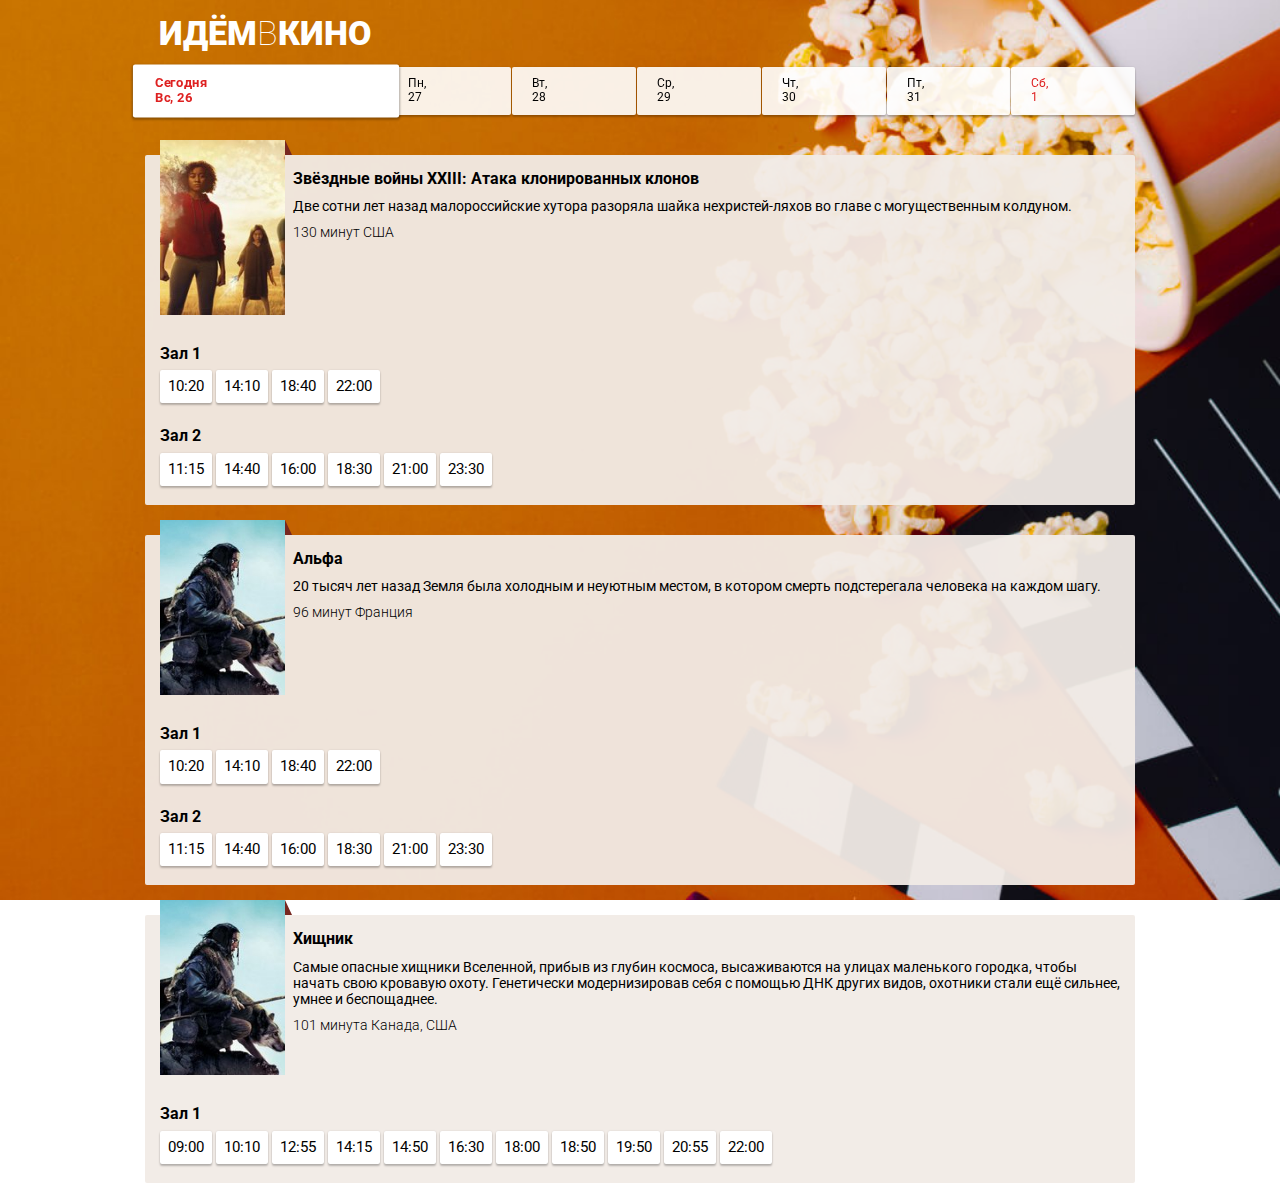
<file: index.html>
<!DOCTYPE html>
<html lang="ru">

<head>
  <meta charset="UTF-8">
  <meta name="viewport" content="width=device-width, initial-scale=1.0">
  <meta http-equiv="X-UA-Compatible" content="ie=edge">
  <title>ИдёмВКино</title>
  <script src="js/index.js" defer></script>
  <link rel="stylesheet" href="css/normalize.css">
  <link rel="stylesheet" href="css/styles.css">
  <link rel="stylesheet" href="css/bootstrap-grid.css">
  <link rel="stylesheet" href="css/bootstrap-grid.min.css">
  <link rel="stylesheet" href="css/bootstrap-grid.rtl.css">
  <link rel="stylesheet" href="css/bootstrap-grid.rtl.min.css">
  <link href="https://fonts.googleapis.com/css?family=Roboto:100,300,400,500,700,900&amp;subset=cyrillic,cyrillic-ext,latin-ext" rel="stylesheet">
</head>

<body>
  <header class="page-header">
    <h1 class="page-header__title">Идём<span>в</span>кино</h1>
  </header>
  
  <nav class="page-nav">
    <a class="page-nav__day page-nav__day_today" href="#">
      <span class="page-nav__day-week">Пн</span><span class="page-nav__day-number">31</span>
    </a>
    <a class="page-nav__day" href="#">
      <span class="page-nav__day-week">Вт</span><span class="page-nav__day-number">1</span>
    </a>
    <a class="page-nav__day page-nav__day_chosen" href="#">
      <span class="page-nav__day-week">Ср</span><span class="page-nav__day-number">2</span>
    </a>
    <a class="page-nav__day" href="#">
      <span class="page-nav__day-week">Чт</span><span class="page-nav__day-number">3</span>
    </a>
    <a class="page-nav__day" href="#">
      <span class="page-nav__day-week">Пт</span><span class="page-nav__day-number">4</span>
    </a>
    <a class="page-nav__day" href="#">
      <span class="page-nav__day-week">Сб</span><span class="page-nav__day-number">5</span>
    </a>
    <a class="page-nav__day" href="#">
      <span class="page-nav__day-week">вс</span><span class="page-nav__day-number">6</span>
    </a>
  </nav>
  
  <main>
    <section class="movie">
      <div class="movie__info row">
        <div class="movie__poster col-sm-12 col-md-6">
          <img class="movie__poster-image" alt="Звёздные войны постер" src="i/poster1.jpg">
        </div>
        <div class="movie__description col-sm-12 col-md-6">
          <h2 class="movie__title">Звёздные войны XXIII: Атака клонированных клонов</h2>
          <p class="movie__synopsis">Две сотни лет назад малороссийские хутора разоряла шайка нехристей-ляхов во главе с могущественным колдуном.</p>
          <p class="movie__data">
            <span class="movie__data-duration">130 минут</span>
            <span class="movie__data-origin">США</span>
          </p>
        </div>
      </div>  
      
      <div class="movie-seances__hall">
        <h3 class="movie-seances__hall-title">Зал 1</h3>
        <ul class="movie-seances__list">
          <li class="movie-seances__time-block"><a class="movie-seances__time" href="hall.html">10:20</a></li>
          <li class="movie-seances__time-block"><a class="movie-seances__time" href="hall.html">14:10</a></li>
          <li class="movie-seances__time-block"><a class="movie-seances__time" href="hall.html">18:40</a></li>
          <li class="movie-seances__time-block"><a class="movie-seances__time" href="hall.html">22:00</a></li>
        </ul>
      </div>
      <div class="movie-seances__hall">
        <h3 class="movie-seances__hall-title">Зал 2</h3>
        <ul class="movie-seances__list">
          <li class="movie-seances__time-block"><a class="movie-seances__time" href="hall.html">11:15</a></li>
          <li class="movie-seances__time-block"><a class="movie-seances__time" href="hall.html">14:40</a></li>
          <li class="movie-seances__time-block"><a class="movie-seances__time" href="hall.html">16:00</a></li>
          <li class="movie-seances__time-block"><a class="movie-seances__time" href="hall.html">18:30</a></li>
          <li class="movie-seances__time-block"><a class="movie-seances__time" href="hall.html">21:00</a></li>
          <li class="movie-seances__time-block"><a class="movie-seances__time" href="hall.html">23:30</a></li>     
        </ul>
      </div>      
    </section>

    <section class="movie">
      <div class="movie__info row">      
        <div class="movie__poster col-sm-12 col-md-6">
          <img class="movie__poster-image" alt="Альфа постер" src="i/poster2.jpg">
        </div>
        <div class="movie__description col-sm-12 col-md-6">        
          <h2 class="movie__title">Альфа</h2>
          <p class="movie__synopsis">20 тысяч лет назад Земля была холодным и неуютным местом, в котором смерть подстерегала человека на каждом шагу.</p>
          <p class="movie__data">
            <span class="movie__data-duration">96 минут</span>
            <span class="movie__data-origin">Франция</span>
          </p>
        </div>    
      </div>  
      <div class="movie-seances__hall">
        <h3 class="movie-seances__hall-title">Зал 1</h3>
        <ul class="movie-seances__list">
          <li class="movie-seances__time-block"><a class="movie-seances__time" href="hall.html">10:20</a></li>
          <li class="movie-seances__time-block"><a class="movie-seances__time" href="hall.html">14:10</a></li>
          <li class="movie-seances__time-block"><a class="movie-seances__time" href="hall.html">18:40</a></li>
          <li class="movie-seances__time-block"><a class="movie-seances__time" href="hall.html">22:00</a></li>
        </ul>
      </div>
      <div class="movie-seances__hall">
        <h3 class="movie-seances__hall-title">Зал 2</h3>
        <ul class="movie-seances__list">
          <li class="movie-seances__time-block"><a class="movie-seances__time" href="hall.html">11:15</a></li>
          <li class="movie-seances__time-block"><a class="movie-seances__time" href="hall.html">14:40</a></li>
          <li class="movie-seances__time-block"><a class="movie-seances__time" href="hall.html">16:00</a></li>
          <li class="movie-seances__time-block"><a class="movie-seances__time" href="hall.html">18:30</a></li>
          <li class="movie-seances__time-block"><a class="movie-seances__time" href="hall.html">21:00</a></li>
          <li class="movie-seances__time-block"><a class="movie-seances__time" href="hall.html">23:30</a></li>     
        </ul>
      </div>      
    </section>   
    
    <section class="movie">
      <div class="movie__info row">      
        <div class="movie__poster col-sm-12 col-md-6">
          <img class="movie__poster-image" alt="Хищник постер" src="i/poster2.jpg">
        </div>
        <div class="movie__description col-sm-12 col-md-6">        
          <h2 class="movie__title">Хищник</h2>
          <p class="movie__synopsis">Самые опасные хищники Вселенной, прибыв из глубин космоса, высаживаются на улицах маленького городка, чтобы начать свою кровавую охоту. Генетически модернизировав себя с помощью ДНК других видов, охотники стали ещё сильнее, умнее и беспощаднее.</p>
          <p class="movie__data">
            <span class="movie__data-duration">101 минута</span>
            <span class="movie__data-origin">Канада, США</span>
          </p>
        </div>    
      </div>  
      <div class="movie-seances__hall">
        <h3 class="movie-seances__hall-title">Зал 1</h3>
        <ul class="movie-seances__list">
          <li class="movie-seances__time-block"><a class="movie-seances__time" href="hall.html">09:00</a></li>
          <li class="movie-seances__time-block"><a class="movie-seances__time" href="hall.html">10:10</a></li>
          <li class="movie-seances__time-block"><a class="movie-seances__time" href="hall.html">12:55</a></li>
          <li class="movie-seances__time-block"><a class="movie-seances__time" href="hall.html">14:15</a></li>
          <li class="movie-seances__time-block"><a class="movie-seances__time" href="hall.html">14:50</a></li>
          <li class="movie-seances__time-block"><a class="movie-seances__time" href="hall.html">16:30</a></li>
          <li class="movie-seances__time-block"><a class="movie-seances__time" href="hall.html">18:00</a></li>
          <li class="movie-seances__time-block"><a class="movie-seances__time" href="hall.html">18:50</a></li>
          <li class="movie-seances__time-block"><a class="movie-seances__time" href="hall.html">19:50</a></li>
          <li class="movie-seances__time-block"><a class="movie-seances__time" href="hall.html">20:55</a></li>
          <li class="movie-seances__time-block"><a class="movie-seances__time" href="hall.html">22:00</a></li>
        </ul>
      </div>     
    </section>     
  </main>
  
</body>
</html>
</file>
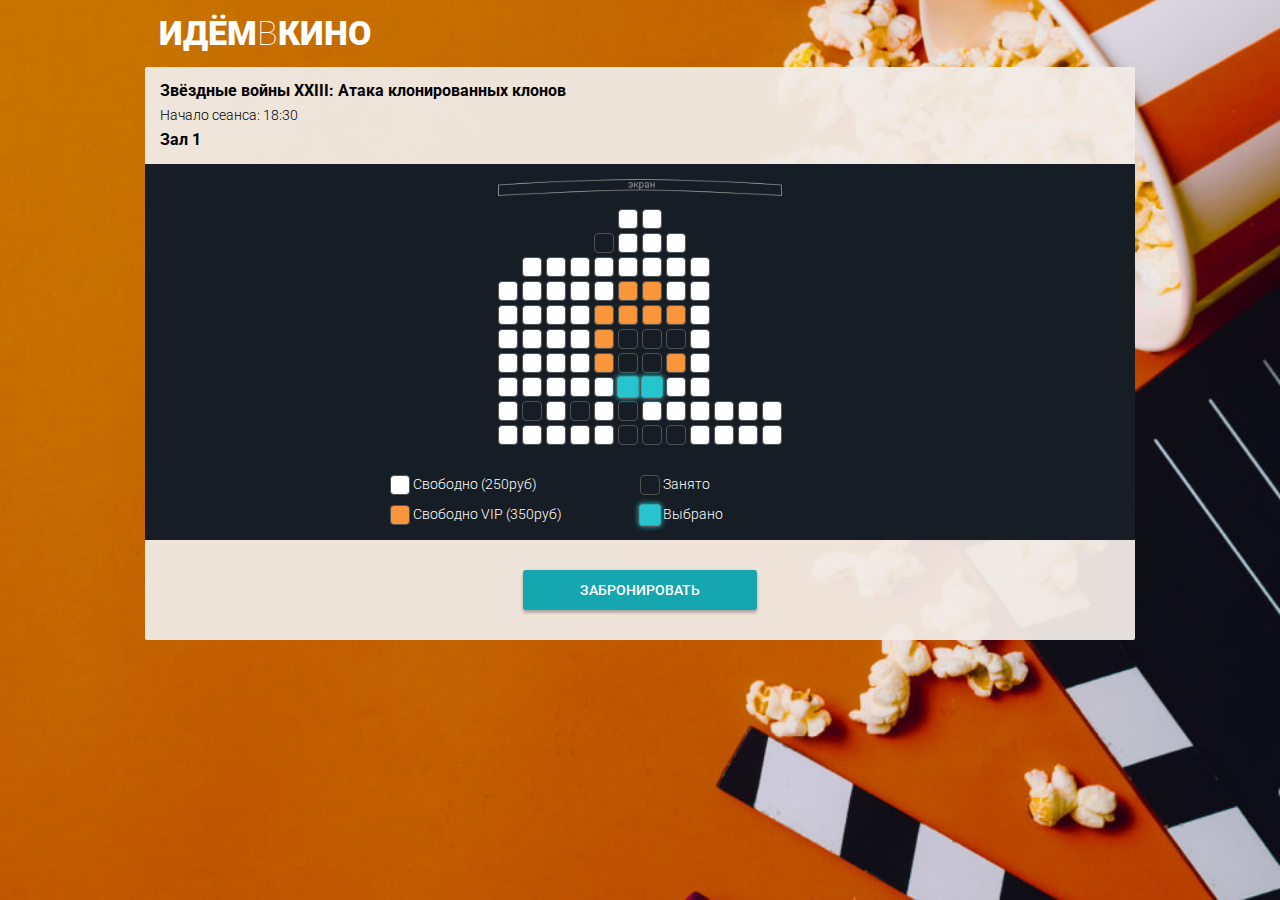
<file: hall.html>
<!DOCTYPE html>
<html lang="ru">

<head>
  <meta charset="UTF-8">
  <meta name="viewport" content="width=device-width, initial-scale=1.0">
  <meta http-equiv="X-UA-Compatible" content="ie=edge">
  <title>ИдёмВКино</title>
  <script src="js/index.js" defer></script>
  <script src="js/hall.js" defer></script>
  <link rel="stylesheet" href="css/normalize.css">
  <link rel="stylesheet" href="css/styles.css">
  <link rel="stylesheet" href="css/bootstrap-grid.css">
  <link rel="stylesheet" href="css/bootstrap-grid.min.css">
  <link rel="stylesheet" href="css/bootstrap-grid.rtl.css">
  <link rel="stylesheet" href="css/bootstrap-grid.rtl.min.css">
  <link href="https://fonts.googleapis.com/css?family=Roboto:100,300,400,500,700,900&amp;subset=cyrillic,cyrillic-ext,latin-ext" rel="stylesheet">
</head>

<body>
  <header class="page-header">
    <h1 class="page-header__title"><a class="page-header__title" href="index.html" style="text-decoration: none;">Идём<span>в</span>кино</a></h1>
  </header>
  
  <main>
    <section class="buying">
      <div class="buying__info">
        <div class="buying__info-description">
          <h2 class="buying__info-title">Звёздные войны XXIII: Атака клонированных клонов</h2>
          <p class="buying__info-start">Начало сеанса: 18:30</p>
          <p class="buying__info-hall">Зал 1</p>          
        </div>
        <div class="buying__info-hint">
          <p>Тапните дважды,<br>чтобы увеличить</p>
        </div>
      </div>
      <div class="conf-step">
        <div class="conf-step__wrapper">
          <div class="conf-step__row">
            <span class="conf-step__chair conf-step__chair_disabled"></span><span class="conf-step__chair conf-step__chair_disabled"></span>
            <span class="conf-step__chair conf-step__chair_disabled"></span><span class="conf-step__chair conf-step__chair_disabled"></span>
              <span class="conf-step__chair conf-step__chair_disabled"></span><span class="conf-step__chair conf-step__chair_standart"></span>
              <span class="conf-step__chair conf-step__chair_standart"></span><span class="conf-step__chair conf-step__chair_disabled"></span>
              <span class="conf-step__chair conf-step__chair_disabled"></span><span class="conf-step__chair conf-step__chair_disabled"></span>
            <span class="conf-step__chair conf-step__chair_disabled"></span><span class="conf-step__chair conf-step__chair_disabled"></span>
            </div>  

            <div class="conf-step__row">
              <span class="conf-step__chair conf-step__chair_disabled"></span><span class="conf-step__chair conf-step__chair_disabled"></span>
              <span class="conf-step__chair conf-step__chair_disabled"></span><span class="conf-step__chair conf-step__chair_disabled"></span>
              <span class="conf-step__chair conf-step__chair_taken"></span><span class="conf-step__chair conf-step__chair_standart"></span>
              <span class="conf-step__chair conf-step__chair_standart"></span><span class="conf-step__chair conf-step__chair_standart"></span>
              <span class="conf-step__chair conf-step__chair_disabled"></span><span class="conf-step__chair conf-step__chair_disabled"></span>
              <span class="conf-step__chair conf-step__chair_disabled"></span><span class="conf-step__chair conf-step__chair_disabled"></span>
            </div>  

            <div class="conf-step__row">
              <span class="conf-step__chair conf-step__chair_disabled"></span><span class="conf-step__chair conf-step__chair_standart"></span>
              <span class="conf-step__chair conf-step__chair_standart"></span><span class="conf-step__chair conf-step__chair_standart"></span>
              <span class="conf-step__chair conf-step__chair_standart"></span><span class="conf-step__chair conf-step__chair_standart"></span>
              <span class="conf-step__chair conf-step__chair_standart"></span><span class="conf-step__chair conf-step__chair_standart"></span>
              <span class="conf-step__chair conf-step__chair_standart"></span><span class="conf-step__chair conf-step__chair_disabled"></span>
              <span class="conf-step__chair conf-step__chair_disabled"></span><span class="conf-step__chair conf-step__chair_disabled"></span>
            </div>  

            <div class="conf-step__row">
              <span class="conf-step__chair conf-step__chair_standart"></span><span class="conf-step__chair conf-step__chair_standart"></span>
              <span class="conf-step__chair conf-step__chair_standart"></span><span class="conf-step__chair conf-step__chair_standart"></span>
              <span class="conf-step__chair conf-step__chair_standart"></span><span class="conf-step__chair conf-step__chair_vip"></span>
              <span class="conf-step__chair conf-step__chair_vip"></span><span class="conf-step__chair conf-step__chair_standart"></span>
              <span class="conf-step__chair conf-step__chair_standart"></span><span class="conf-step__chair conf-step__chair_disabled"></span>
              <span class="conf-step__chair conf-step__chair_disabled"></span><span class="conf-step__chair conf-step__chair_disabled"></span>
            </div>  

            <div class="conf-step__row">
              <span class="conf-step__chair conf-step__chair_standart"></span><span class="conf-step__chair conf-step__chair_standart"></span>
              <span class="conf-step__chair conf-step__chair_standart"></span><span class="conf-step__chair conf-step__chair_standart"></span>
              <span class="conf-step__chair conf-step__chair_vip"></span><span class="conf-step__chair conf-step__chair_vip"></span>
              <span class="conf-step__chair conf-step__chair_vip"></span><span class="conf-step__chair conf-step__chair_vip"></span>
              <span class="conf-step__chair conf-step__chair_standart"></span><span class="conf-step__chair conf-step__chair_disabled"></span>
              <span class="conf-step__chair conf-step__chair_disabled"></span><span class="conf-step__chair conf-step__chair_disabled"></span>
            </div>  

            <div class="conf-step__row">
              <span class="conf-step__chair conf-step__chair_standart"></span><span class="conf-step__chair conf-step__chair_standart"></span>
              <span class="conf-step__chair conf-step__chair_standart"></span><span class="conf-step__chair conf-step__chair_standart"></span>
              <span class="conf-step__chair conf-step__chair_vip"></span><span class="conf-step__chair conf-step__chair_taken"></span>
              <span class="conf-step__chair conf-step__chair_taken"></span><span class="conf-step__chair conf-step__chair_taken"></span>
              <span class="conf-step__chair conf-step__chair_standart"></span><span class="conf-step__chair conf-step__chair_disabled"></span>
              <span class="conf-step__chair conf-step__chair_disabled"></span><span class="conf-step__chair conf-step__chair_disabled"></span>
            </div>  

            <div class="conf-step__row">
              <span class="conf-step__chair conf-step__chair_standart"></span><span class="conf-step__chair conf-step__chair_standart"></span>
              <span class="conf-step__chair conf-step__chair_standart"></span><span class="conf-step__chair conf-step__chair_standart"></span>
              <span class="conf-step__chair conf-step__chair_vip"></span><span class="conf-step__chair conf-step__chair_taken"></span>
              <span class="conf-step__chair conf-step__chair_taken"></span><span class="conf-step__chair conf-step__chair_vip"></span>
              <span class="conf-step__chair conf-step__chair_standart"></span><span class="conf-step__chair conf-step__chair_disabled"></span>
              <span class="conf-step__chair conf-step__chair_disabled"></span><span class="conf-step__chair conf-step__chair_disabled"></span>
            </div>  

            <div class="conf-step__row">
              <span class="conf-step__chair conf-step__chair_standart"></span><span class="conf-step__chair conf-step__chair_standart"></span>
              <span class="conf-step__chair conf-step__chair_standart"></span><span class="conf-step__chair conf-step__chair_standart"></span>
              <span class="conf-step__chair conf-step__chair_standart"></span><span class="conf-step__chair conf-step__chair_selected"></span>
              <span class="conf-step__chair conf-step__chair_selected"></span><span class="conf-step__chair conf-step__chair_standart"></span>
              <span class="conf-step__chair conf-step__chair_standart"></span><span class="conf-step__chair conf-step__chair_disabled"></span>
              <span class="conf-step__chair conf-step__chair_disabled"></span><span class="conf-step__chair conf-step__chair_disabled"></span>
            </div>  

            <div class="conf-step__row">
              <span class="conf-step__chair conf-step__chair_standart"></span><span class="conf-step__chair conf-step__chair_taken"></span>
              <span class="conf-step__chair conf-step__chair_standart"></span><span class="conf-step__chair conf-step__chair_taken"></span>
              <span class="conf-step__chair conf-step__chair_standart"></span><span class="conf-step__chair conf-step__chair_taken"></span>
              <span class="conf-step__chair conf-step__chair_standart"></span><span class="conf-step__chair conf-step__chair_standart"></span>
              <span class="conf-step__chair conf-step__chair_standart"></span><span class="conf-step__chair conf-step__chair_standart"></span>
              <span class="conf-step__chair conf-step__chair_standart"></span><span class="conf-step__chair conf-step__chair_standart"></span>
            </div>  

            <div class="conf-step__row">
              <span class="conf-step__chair conf-step__chair_standart"></span><span class="conf-step__chair conf-step__chair_standart"></span>
              <span class="conf-step__chair conf-step__chair_standart"></span><span class="conf-step__chair conf-step__chair_standart"></span>
              <span class="conf-step__chair conf-step__chair_standart"></span><span class="conf-step__chair conf-step__chair_taken"></span>
              <span class="conf-step__chair conf-step__chair_taken"></span><span class="conf-step__chair conf-step__chair_taken"></span>
              <span class="conf-step__chair conf-step__chair_standart"></span><span class="conf-step__chair conf-step__chair_standart"></span>
              <span class="conf-step__chair conf-step__chair_standart"></span><span class="conf-step__chair conf-step__chair_standart"></span>
            </div>

        </div>
        <div class="conf-step__legend">
          <div class="col">
            <p class="conf-step__legend-price"><span class="conf-step__chair conf-step__chair_standart"></span> Свободно (<span class="conf-step__legend-value price-standart">250</span>руб)</p>
            <p class="conf-step__legend-price"><span class="conf-step__chair conf-step__chair_vip"></span> Свободно VIP (<span class="conf-step__legend-value price-vip">350</span>руб)</p>            
          </div>
          <div class="col">
            <p class="conf-step__legend-price"><span class="conf-step__chair conf-step__chair_taken"></span> Занято</p>
            <p class="conf-step__legend-price"><span class="conf-step__chair conf-step__chair_selected"></span> Выбрано</p>                    
          </div>
        </div>
      </div>
      <button class="acceptin-button"  >Забронировать</button>
    </section>     
  </main>
</body>
</html>
</file>
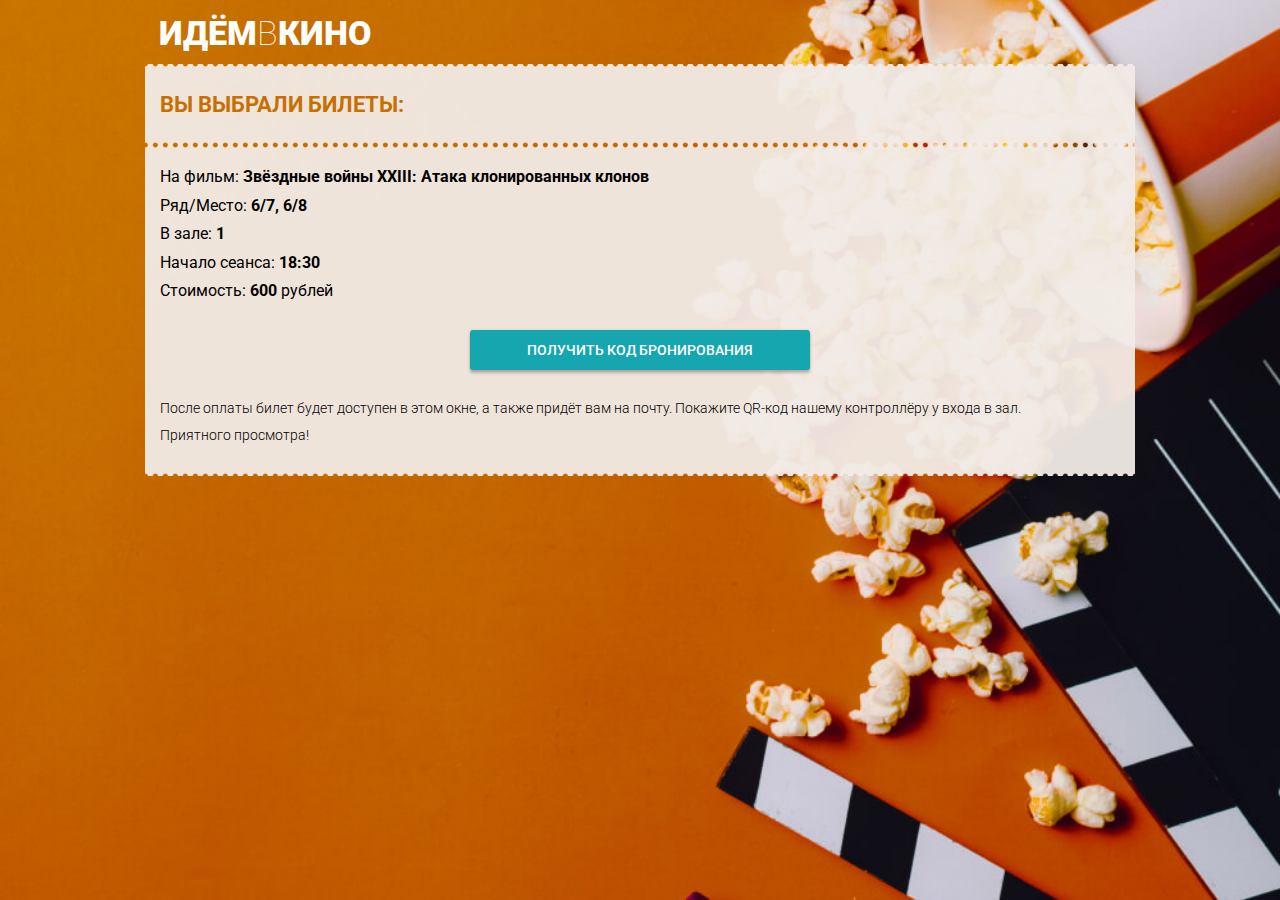
<file: payment.html>
<!DOCTYPE html>
<html lang="ru">

<head>
  <meta charset="UTF-8">
  <meta name="viewport" content="width=device-width, initial-scale=1.0">
  <meta http-equiv="X-UA-Compatible" content="ie=edge">
  <title>ИдёмВКино</title>
  <script src="js/payment.js" defer></script>
  <link rel="stylesheet" href="css/normalize.css">
  <link rel="stylesheet" href="css/styles.css">
  <link rel="stylesheet" href="css/bootstrap-grid.css">
  <link rel="stylesheet" href="css/bootstrap-grid.min.css">
  <link rel="stylesheet" href="css/bootstrap-grid.rtl.css">
  <link rel="stylesheet" href="css/bootstrap-grid.rtl.min.css">
  <link href="https://fonts.googleapis.com/css?family=Roboto:100,300,400,500,700,900&amp;subset=cyrillic,cyrillic-ext,latin-ext" rel="stylesheet">
</head>

<body>
  <header class="page-header">
    <h1 class="page-header__title"><a class="page-header__title" href="index.html" style="text-decoration: none;">Идём<span>в</span>кино</a></h1>
  </header>
  
  <main>
    <section class="ticket">
      
      <header class="tichet__check">
        <h2 class="ticket__check-title">Вы выбрали билеты:</h2>
      </header>
      
      <div class="ticket__info-wrapper">
        <p class="ticket__info">На фильм: <span class="ticket__details ticket__title">Звёздные войны XXIII: Атака клонированных клонов</span></p>
        <p class="ticket__info">Ряд/Место: <span class="ticket__details ticket__chairs">6/7, 6/8</span></p>
        <p class="ticket__info">В зале: <span class="ticket__details ticket__hall">1</span></p>
        <p class="ticket__info">Начало сеанса: <span class="ticket__details ticket__start">18:30</span></p>
        <p class="ticket__info">Стоимость: <span class="ticket__details ticket__cost">600</span> рублей</p>

        <button class="acceptin-button" onclick="location.href='ticket.html'" >Получить код бронирования</button>

        <p class="ticket__hint">После оплаты билет будет доступен в этом окне, а также придёт вам на почту. Покажите QR-код нашему контроллёру у входа в зал.</p>
        <p class="ticket__hint">Приятного просмотра!</p>
      </div>
    </section>     
  </main>
  
</body>
</html>
</file>
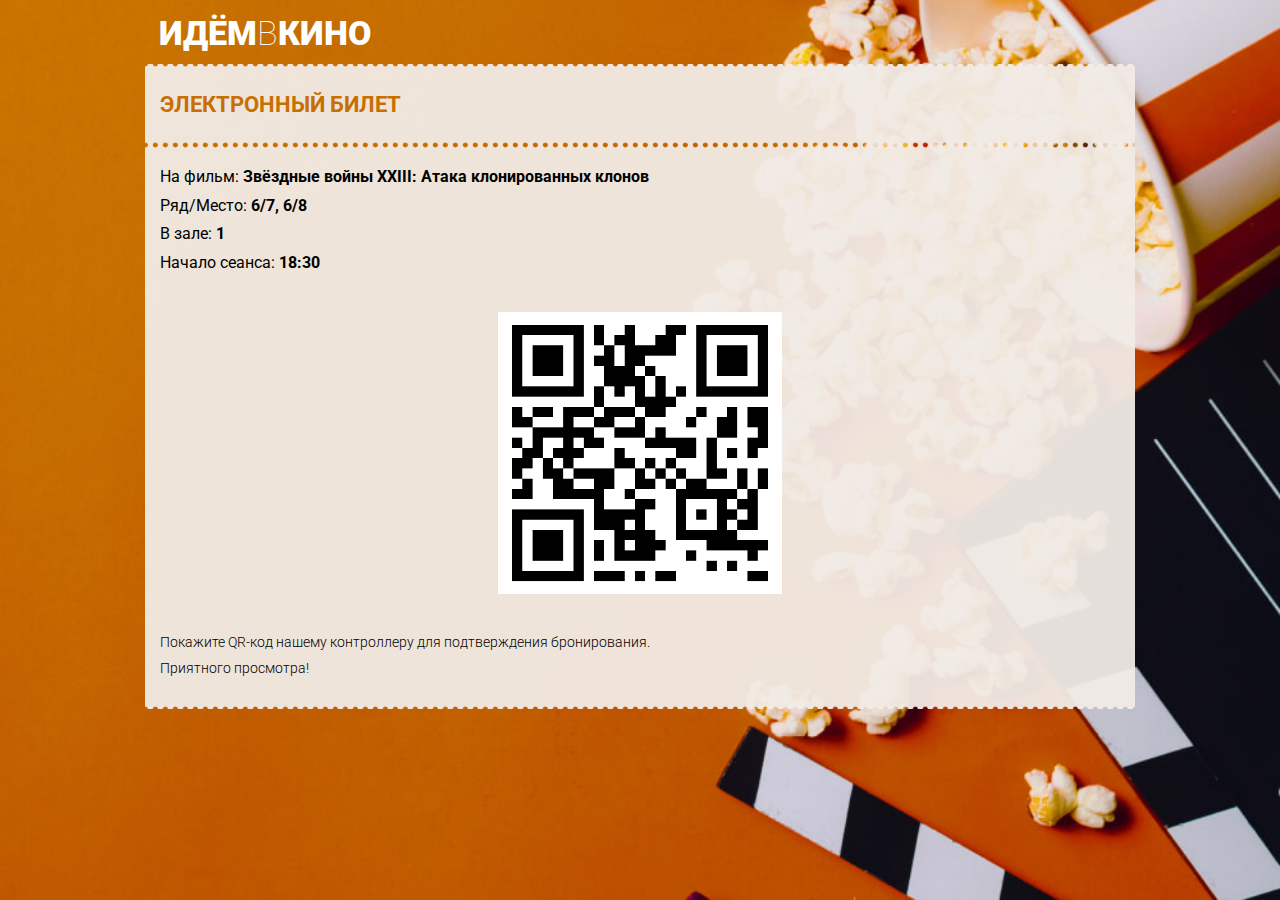
<file: ticket.html>
<!DOCTYPE html>
<html lang="ru">

<head>
  <meta charset="UTF-8">
  <meta name="viewport" content="width=device-width, initial-scale=1.0">
  <meta http-equiv="X-UA-Compatible" content="ie=edge">
  <title>ИдёмВКино</title>
  <script src="js/QRCreator.js" defer></script>
  <script src="js/ticket.js" defer></script>
  <link rel="stylesheet" href="css/normalize.css">
  <link rel="stylesheet" href="css/styles.css">
  <link rel="stylesheet" href="css/bootstrap-grid.css">
  <link rel="stylesheet" href="css/bootstrap-grid.min.css">
  <link rel="stylesheet" href="css/bootstrap-grid.rtl.css">
  <link rel="stylesheet" href="css/bootstrap-grid.rtl.min.css">
  <link href="https://fonts.googleapis.com/css?family=Roboto:100,300,400,500,700,900&amp;subset=cyrillic,cyrillic-ext,latin-ext" rel="stylesheet">
</head>

<body>
  <header class="page-header">
    <h1 class="page-header__title"><a class="page-header__title" href="index.html" style="text-decoration: none;">Идём<span>в</span>кино</a></h1>
  </header>
  
  <main>
    <section class="ticket">
      
      <header class="tichet__check">
        <h2 class="ticket__check-title">Электронный билет</h2>
      </header>
      
      <div class="ticket__info-wrapper">
        <p class="ticket__info">На фильм: <span class="ticket__details ticket__title">Звёздные войны XXIII: Атака клонированных клонов</span></p>
        <p class="ticket__info">Ряд/Место: <span class="ticket__details ticket__chairs">6/7, 6/8</span></p>
        <p class="ticket__info">В зале: <span class="ticket__details ticket__hall">1</span></p>
        <p class="ticket__info">Начало сеанса: <span class="ticket__details ticket__start">18:30</span></p>

        <img class="ticket__info-qr" src="i/qr-code.png">

        <p class="ticket__hint">Покажите QR-код нашему контроллеру для подтверждения бронирования.</p>
        <p class="ticket__hint">Приятного просмотра!</p>
      </div>
    </section>     
  </main>
  
</body>
</html>
</file>
<file: css/styles.css>
@charset "UTF-8";
* {
  margin: 0;
  padding: 0;
  box-sizing: border-box;
}

html {
  font-family: "Roboto", sans-serif;
  font-size: 62.5%;
}

body {
  background-image: url("../i/background.jpg");
  background-size: cover;
  background-attachment: fixed;
  background-position: right;
}

.page-header {
  padding: 1.4rem;
}

.page-header__title {
  margin: 0;
  font-weight: 900;
  font-size: 3.4rem;
  color: #FFFFFF;
  text-transform: uppercase;
}
.page-header__title span {
  font-weight: 100;
}

/* ~~~~~~~~~~~~ Главная ~~~~~~~~~~~~ */
.page-nav {
  position: sticky;
  top: 2px;
  padding-bottom: 1rem;
  display: flex;
  flex-wrap: nowrap;
  align-items: stretch;
  color: #000000;
  z-index: 10;
}
.page-nav .page-nav__day {
  flex-basis: calc(100% / 8);
  font-size: 1.2rem;
  padding: 1rem;
  background: rgba(255, 255, 255, 0.9);
  box-shadow: 0px 2px 2px rgba(0, 0, 0, 0.24), 0px 0px 2px rgba(0, 0, 0, 0.12);
  border-radius: 2px;
  text-decoration: none;
  color: #000000;
}
.page-nav .page-nav__day + .page-nav__day {
  margin-left: 1px;
}
.page-nav .page-nav__day .page-nav__day-week::after {
  content: ',';
}
.page-nav .page-nav__day .page-nav__day-number::before {
  content: ' ';
}
.page-nav .page-nav__day .page-nav__day-week, .page-nav .page-nav__day .page-nav__day-number {
  display: block;
}
.page-nav .page-nav__day_chosen {
  flex-grow: 1;
  background-color: #FFFFFF;
  font-weight: 700;
  transform: scale(1.1);
}
.page-nav .page-nav__day_weekend {
  color: #DE2121;
}
.page-nav .page-nav__day_next {
  text-align: center;
}
.page-nav .page-nav__day_next::before {
  content: '>';
  font-family: monospace;
  font-weight: 700;
  font-size: 2.4rem;
}
.page-nav .page-nav__day_today .page-nav__day-week::before {
  content: 'Сегодня';
  display: block;
}
.page-nav .page-nav__day_today .page-nav__day-week, .page-nav .page-nav__day_today .page-nav__day-number {
  display: inline;
}

.movie {
  position: relative;
  padding: 1.5rem;
  margin-top: 3rem;
  background: rgba(241, 235, 230, 0.95);
  color: #000000;
}
.movie .movie__info {
  display: flex;
}
.movie .movie__poster {
  position: relative;
  width: 12.5rem;
  height: 17.5rem;
 
}
.movie .movie__poster .movie__poster-image {
  position: relative;
  top: -3rem;
  width: 12.5rem;
  height: 17.5rem;
}
.movie .movie__poster::after {
  content: '';
  display: block;
  position: absolute;
  right: -1.46rem;
  top: -3rem;
  border: 1.5rem solid transparent;
  border-bottom: 0 solid transparent;
  border-right: 0 solid transparent;
  border-left: 0.7rem solid #772720;
}
.movie .movie__description {
  flex-grow: 1;
  padding-left: 1.5rem;
}
.movie .movie__title {
  font-weight: 700;
  font-size: 1.6rem;
}
.movie .movie__synopsis {
  font-size: 1.4rem;
  margin-top: 1rem;
}
.movie .movie__data {
  font-size: 1.4rem;
  font-weight: 300;
  margin-top: 1rem;
}
.movie .movie-seances__hall + .movie-seances__hall {
  margin-top: 2rem;
}
.movie .movie-seances__hall .movie-seances__hall-title {
  font-weight: 700;
  font-size: 1.6rem;
}
.movie .movie-seances__hall .movie-seances__list {
  margin-top: 0.7rem;
  font-size: 0;
}
.movie .movie-seances__hall .movie-seances__time-block {
  display: inline-block;
  margin-bottom: 4px;
}
.movie .movie-seances__hall .movie-seances__time-block:nth-last-of-type(n + 1) {
  margin-right: 4px;
}
.movie .movie-seances__hall .movie-seances__time {
  display: block;
  padding: 8px;
  box-shadow: 0px 2px 2px rgba(0, 0, 0, 0.24), 0px 0px 2px rgba(0, 0, 0, 0.12);
  border-radius: 2px;
  background-color: #FFFFFF;
  color: #000000;
  text-decoration: none;
  font-size: 1.5rem;
}

/* ~~~~~~~~~~~~ Кинозал ~~~~~~~~~~~~ */
.acceptin-button {
  display: block;
  margin: 3rem auto 0;
  box-shadow: 0px 3px 3px rgba(0, 0, 0, 0.24), 0px 0px 3px rgba(0, 0, 0, 0.12);
  border-radius: 3px;
  border: none;
  padding: 12px 57px;
  text-transform: uppercase;
  font-weight: 500;
  font-size: 1.4rem;
  background-color: #16A6AF;
  color: #FFFFFF;
}

.buying {
  background-color: rgba(241, 235, 230, 0.95);
  padding-bottom: 3rem;
}

.buying__info {
  display: flex;
  align-items: center;
  justify-content: space-between;
  padding: 1.5rem;
}
.buying__info .buying__info-description {
  padding-right: 1.5rem;
}
.buying__info .buying__info-title, .buying__info .buying__info-hall {
  font-size: 1.6rem;
  font-weight: 700;
}
.buying__info .buying__info-start {
  font-size: 1.4rem;
  font-weight: 300;
  margin: 0.7rem 0;
}
.buying__info .buying__info-hint {
  position: relative;
  font-weight: 300;
  font-size: 1.4rem;
  text-align: center;
}
.buying__info .buying__info-hint p {
  position: relative;
  width: 10rem;
}
.buying__info .buying__info-hint p::before {
  content: '';
  position: absolute;
  left: -1rem;
  top: calc(50% - 1.6rem);
  display: block;
  width: 2.4rem;
  height: 3.2rem;
  background-image: url(../i/hint.png);
  background-size: 2.4rem 3.2rem;
}

.conf-step {
  text-align: center;
  background-color: #171D24;
  padding: 1.5rem 2rem 1.5rem;
}

.conf-step__wrapper {
  font-size: 0;
  display: inline-block;
  background-image: url(../i/screen.png);
  background-position: top;
  background-repeat: no-repeat;
  background-size: 100%;
  padding-top: 3rem;
}
.conf-step__wrapper::before {
  content: '';
}

.conf-step__row + .conf-step__row {
  margin-top: 4px;
}

.conf-step__chair {
  display: inline-block;
  vertical-align: middle;
  width: 2rem;
  height: 2rem;
  border: 1px solid #525252;
  box-sizing: border-box;
  border-radius: 4px;
}
.conf-step__chair:not(:first-of-type) {
  margin-left: 4px;
}

.conf-step__chair_disabled {
  opacity: 0;
}

.conf-step__chair_standart {
  background-color: #FFFFFF;
}

.conf-step__chair_vip {
  background-color: #F9953A;
}

.conf-step__chair_taken {
  background-color: transparent;
}

.conf-step__chair_selected {
  background-color: #25C4CE;
  box-shadow: 0px 0px 4px #16A6AF;
  transform: scale(1.2);
}

.conf-step__legend {
  padding-top: 3rem;
  font-size: 1.4rem;
  font-weight: 300;
  color: #FFFFFF;
  display: flex;
  flex-wrap: nowrap;
  text-align: left;
}
.conf-step__legend .col {
  max-width: 25rem;
}
.conf-step__legend .col:first-of-type {
  padding-right: 1.5rem;
  margin-left: auto;
}
.conf-step__legend .col:last-of-type {
  margin-right: auto;
}
.conf-step__legend .conf-step__legend-price + .conf-step__legend-price {
  margin-top: 1rem;
}

/* ~~~~~~~~~~~~ Билет ~~~~~~~~~~~~ */
.tichet__check, .ticket__info-wrapper {
  padding-left: 1.5rem;
  padding-right: 1.5rem;
  background-color: rgba(241, 235, 230, 0.95);
}

.tichet__check {
  position: relative;
  padding-top: 2.5rem;
  padding-bottom: 2.5rem;
}
.tichet__check::before {
  content: '';
  display: block;
  position: absolute;
  top: -3px;
  left: 0;
  right: 0;
  height: 3px;
  background-image: url(../i/border-top.png);
  background-size: 10px 3px;
}
.tichet__check::after {
  content: '';
  display: block;
  position: absolute;
  bottom: -3px;
  left: 0;
  right: 0;
  height: 3px;
  background-image: url(../i/border-bottom.png);
  background-size: 10px 3px;
}

.ticket__info-wrapper {
  position: relative;
  margin-top: 6px;
  padding-top: 2rem;
  padding-bottom: 3rem;
}
.ticket__info-wrapper::before {
  content: '';
  display: block;
  position: absolute;
  top: -3px;
  left: 0;
  right: 0;
  height: 3px;
  background-image: url(../i/border-top.png);
  background-size: 10px 3px;
}
.ticket__info-wrapper::after {
  content: '';
  display: block;
  position: absolute;
  bottom: -3px;
  left: 0;
  right: 0;
  height: 3px;
  background-image: url(../i/border-bottom.png);
  background-size: 10px 3px;
}

.ticket__check-title {
  font-weight: 700;
  font-size: 2.2rem;
  text-transform: uppercase;
  color: #C76F00;
}

.ticket__info {
  font-size: 1.6rem;
  color: #000000;
}
.ticket__info + .ticket__info {
  margin-top: 1rem;
}

.ticket__details {
  font-weight: 700;
}

.ticket__hint {
  font-weight: 300;
  font-size: 1.4rem;
  margin-top: 3rem;
}
.ticket__hint + .ticket__hint {
  margin-top: 1rem;
}

.ticket__info-qr {
  display: flex;
  margin: 3rem auto 0;
  width: 31.7%;
  padding: 10px;
  justify-content: center;
  align-items: center;
}

@media screen and (min-width: 479px) {
  .page-nav .page-nav__day {
    padding: 1rem 2rem;
  }
}
@media screen and (min-width: 990px) {
  .page-header, nav, main {
    width: 990px;
    margin: auto;
  }

  .movie, .buying {
    border-radius: 2px;
  }

  .buying__info-hint {
    display: none;
  }
}

/*================================================================*/

.movie .movie-seances__hall .acceptin-button-disabled {
 background-color: #888888;
 pointer-events: none
}

@media (max-width: 768px) {
  .movie-seances__hall:nth-child(2) {
    margin-top: 20px; 
  }
  .ticket__info-qr {
    width: 100%; 
  }
}

.acceptin-button:disabled {
  background-color: #888888;
  pointer-events: none
 }
</file>
